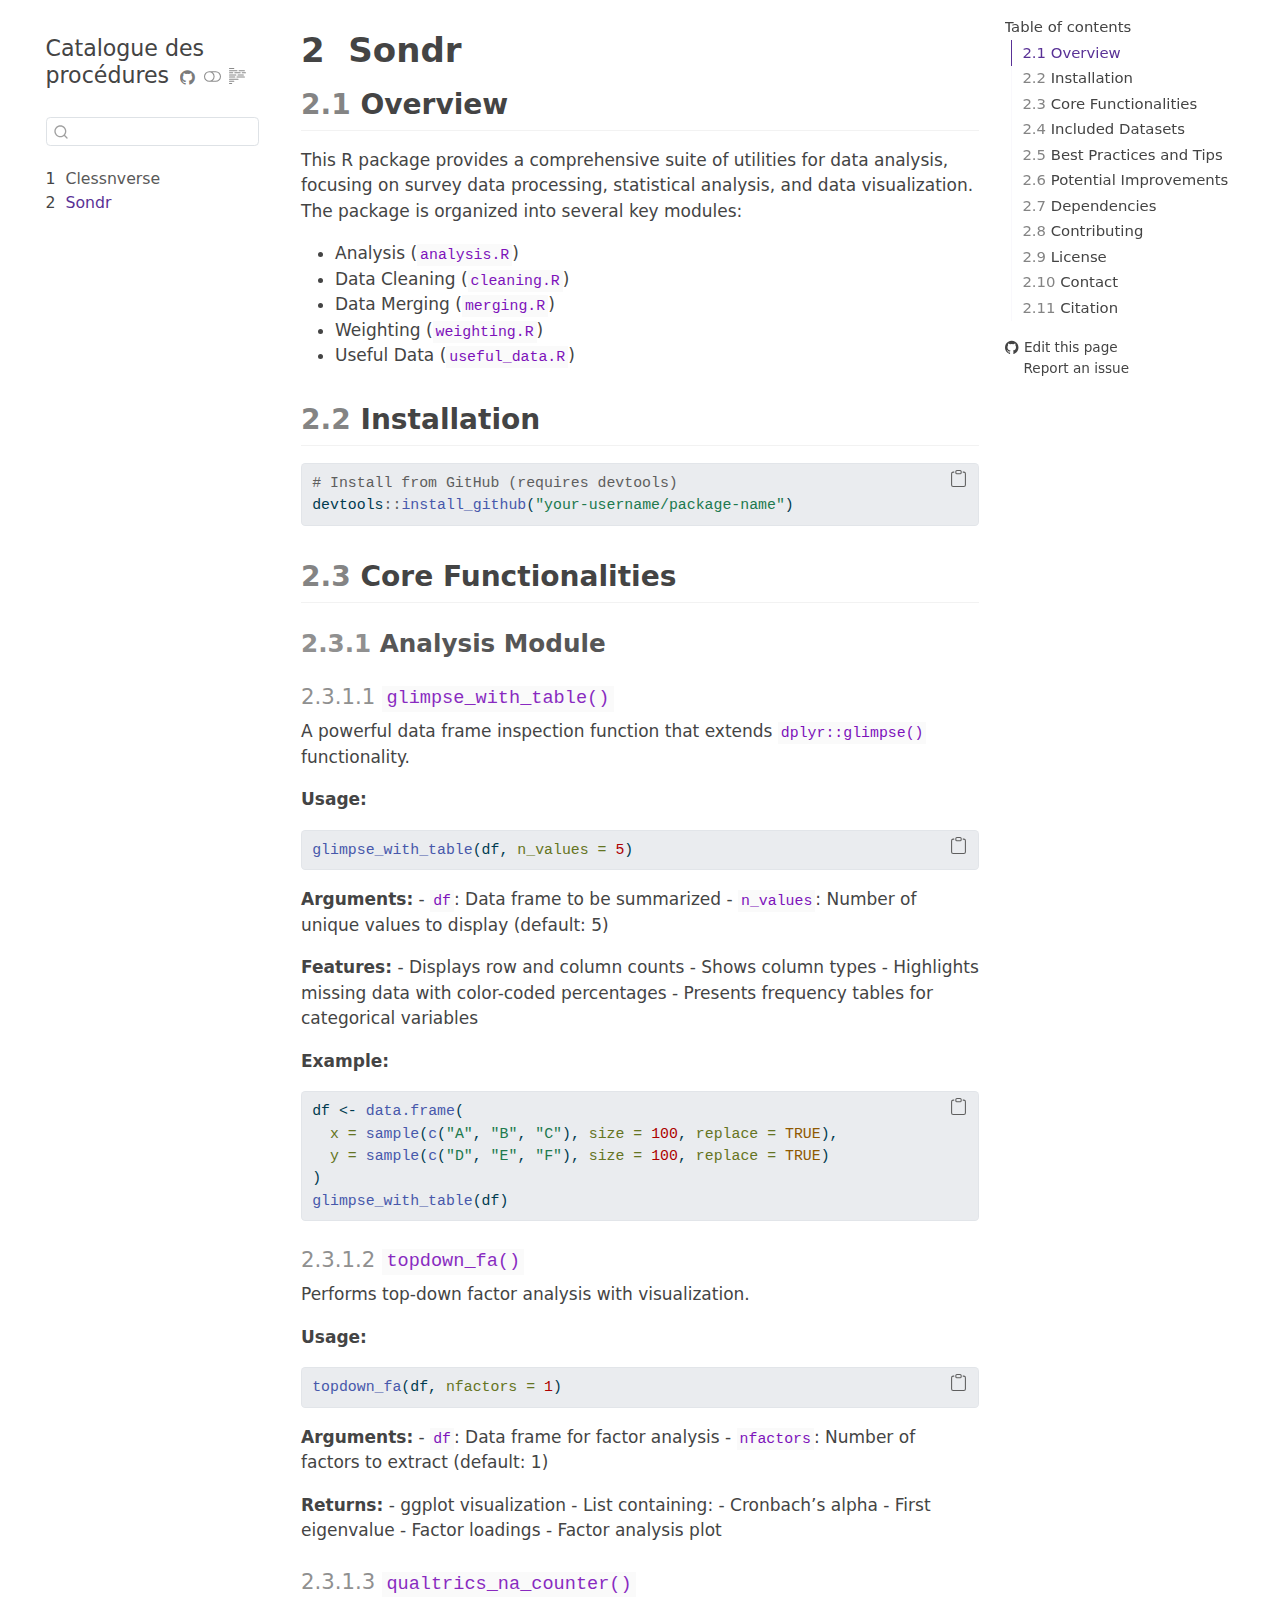
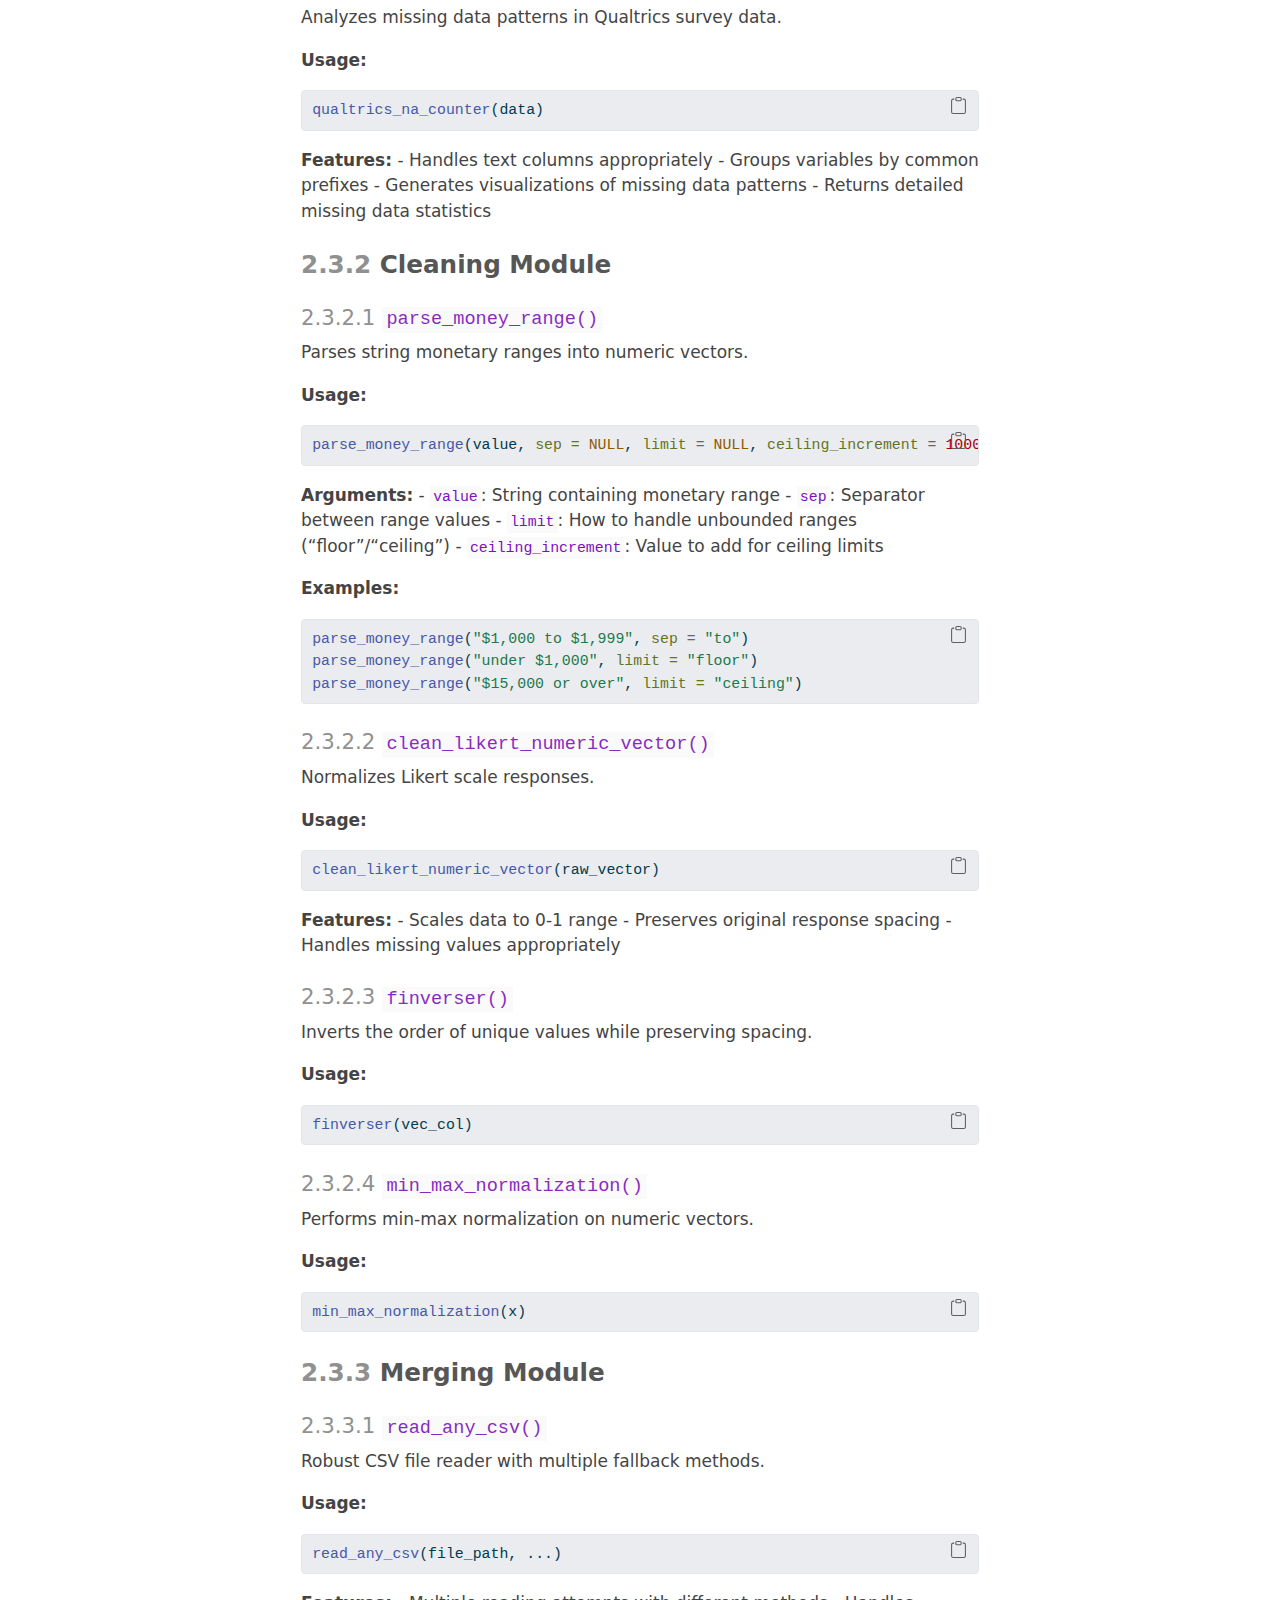
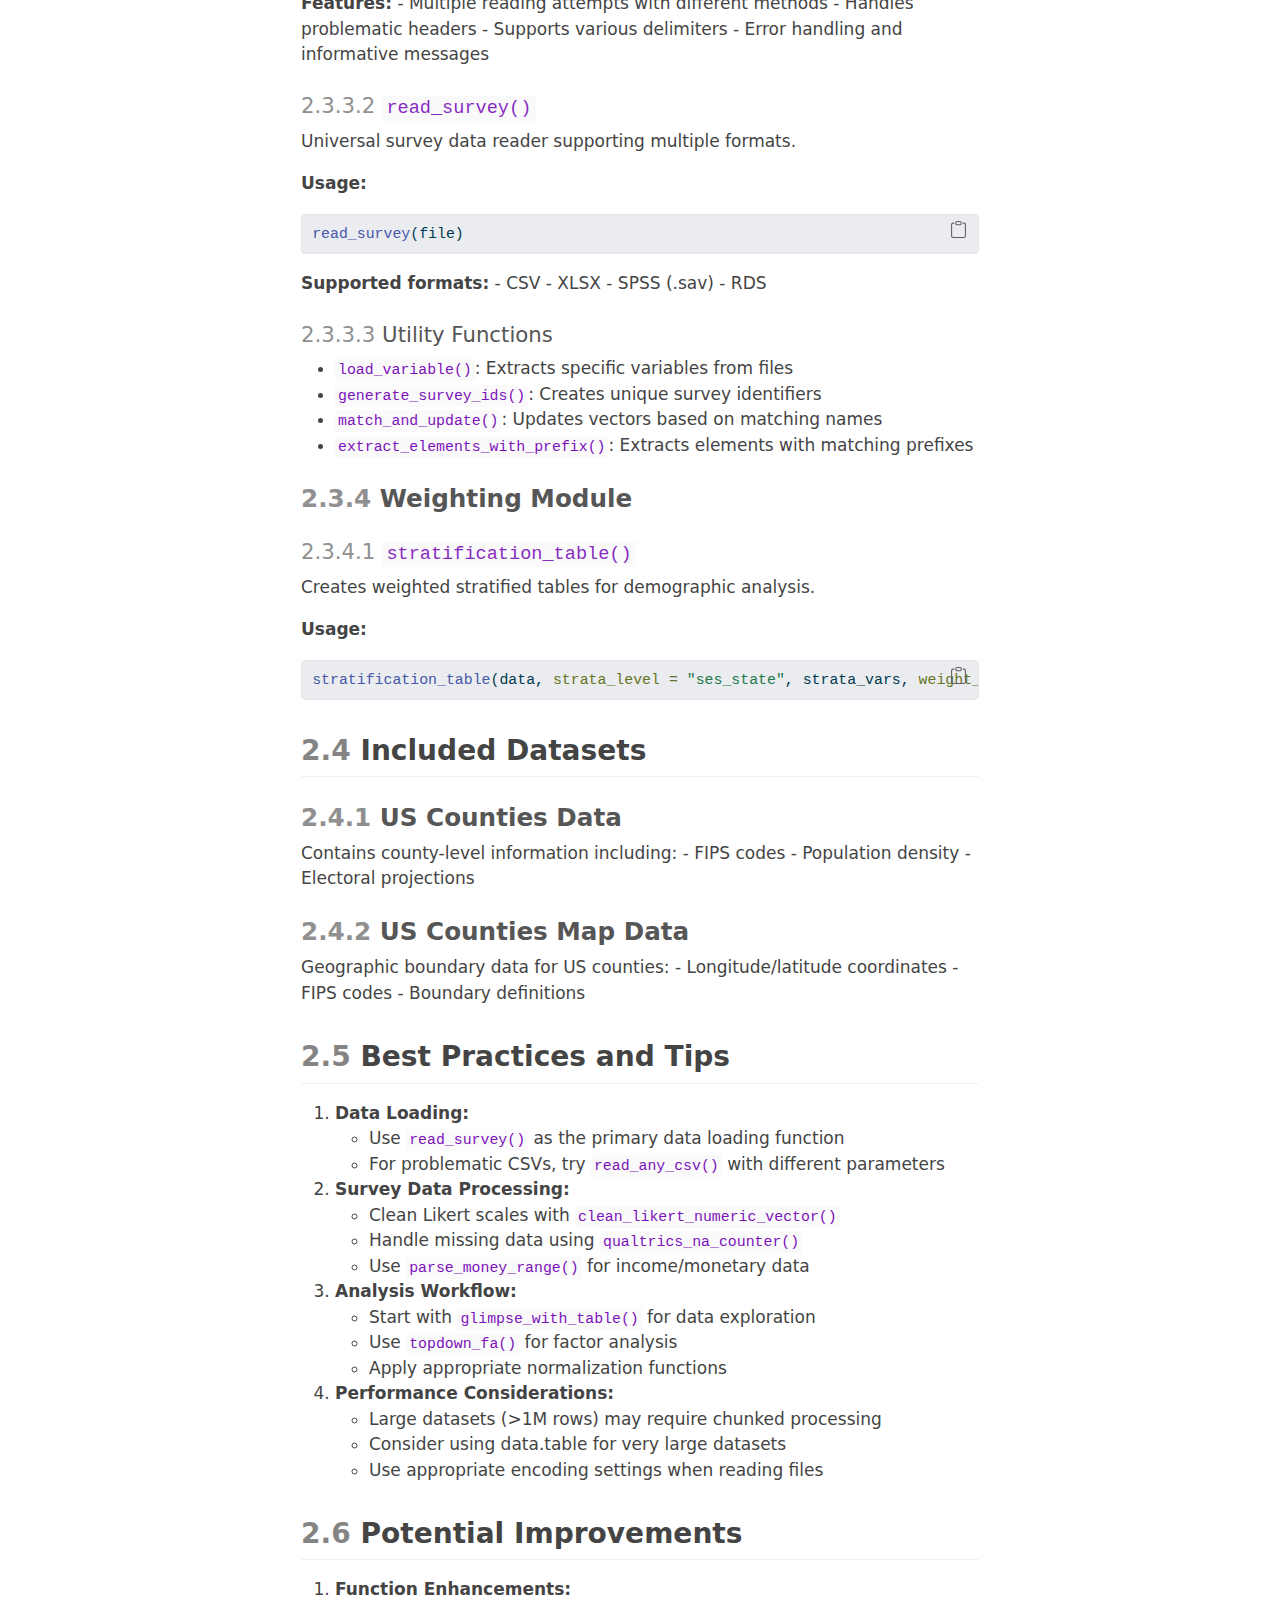
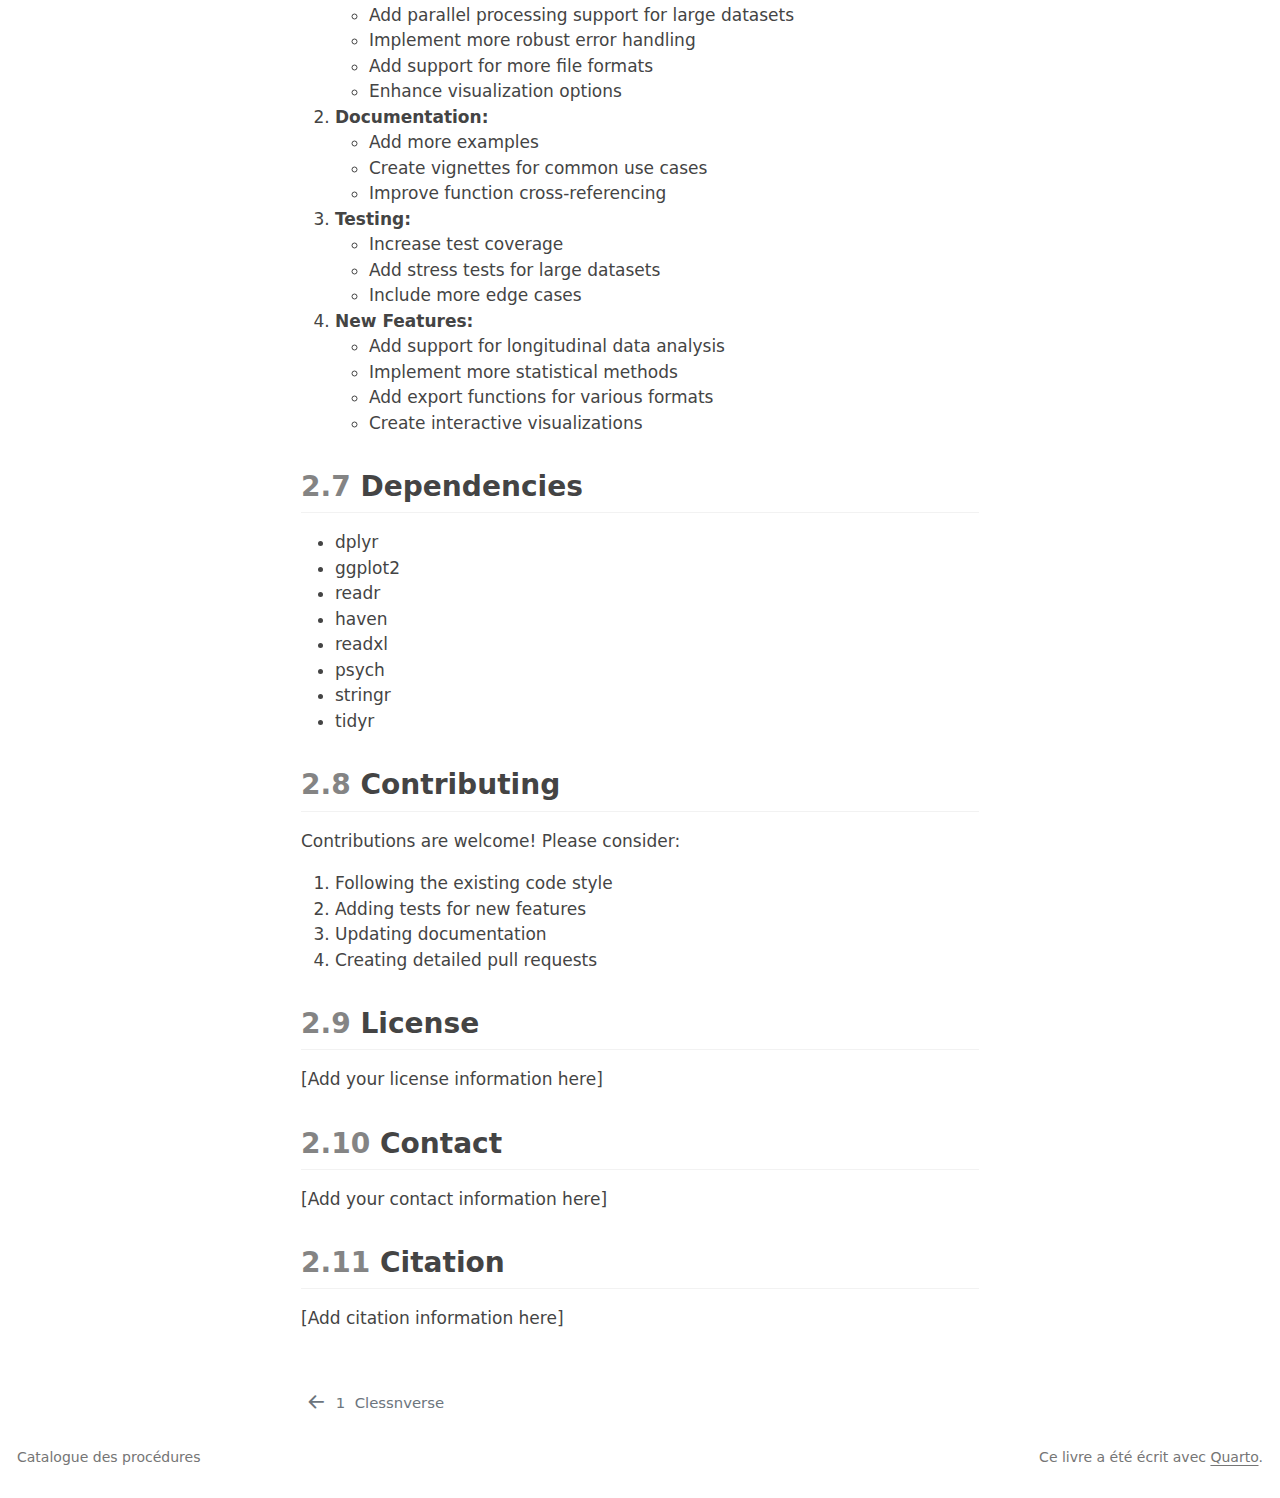
<file: sondr.html>
<!DOCTYPE html>
<html xmlns="http://www.w3.org/1999/xhtml" lang="en_US" xml:lang="en_US"><head>

<meta charset="utf-8">
<meta name="generator" content="quarto-1.4.554">

<meta name="viewport" content="width=device-width, initial-scale=1.0, user-scalable=yes">

<meta name="author" content="Chaire de leadership en enseignement des sciences sociales numériques (CLESSN)">

<title>Catalogue des procédures - 2&nbsp; Sondr</title>
<style>
code{white-space: pre-wrap;}
span.smallcaps{font-variant: small-caps;}
div.columns{display: flex; gap: min(4vw, 1.5em);}
div.column{flex: auto; overflow-x: auto;}
div.hanging-indent{margin-left: 1.5em; text-indent: -1.5em;}
ul.task-list{list-style: none;}
ul.task-list li input[type="checkbox"] {
  width: 0.8em;
  margin: 0 0.8em 0.2em -1em; /* quarto-specific, see https://github.com/quarto-dev/quarto-cli/issues/4556 */ 
  vertical-align: middle;
}
/* CSS for syntax highlighting */
pre > code.sourceCode { white-space: pre; position: relative; }
pre > code.sourceCode > span { line-height: 1.25; }
pre > code.sourceCode > span:empty { height: 1.2em; }
.sourceCode { overflow: visible; }
code.sourceCode > span { color: inherit; text-decoration: inherit; }
div.sourceCode { margin: 1em 0; }
pre.sourceCode { margin: 0; }
@media screen {
div.sourceCode { overflow: auto; }
}
@media print {
pre > code.sourceCode { white-space: pre-wrap; }
pre > code.sourceCode > span { text-indent: -5em; padding-left: 5em; }
}
pre.numberSource code
  { counter-reset: source-line 0; }
pre.numberSource code > span
  { position: relative; left: -4em; counter-increment: source-line; }
pre.numberSource code > span > a:first-child::before
  { content: counter(source-line);
    position: relative; left: -1em; text-align: right; vertical-align: baseline;
    border: none; display: inline-block;
    -webkit-touch-callout: none; -webkit-user-select: none;
    -khtml-user-select: none; -moz-user-select: none;
    -ms-user-select: none; user-select: none;
    padding: 0 4px; width: 4em;
  }
pre.numberSource { margin-left: 3em;  padding-left: 4px; }
div.sourceCode
  {   }
@media screen {
pre > code.sourceCode > span > a:first-child::before { text-decoration: underline; }
}
</style>


<script src="site_libs/quarto-nav/quarto-nav.js"></script>
<script src="site_libs/quarto-nav/headroom.min.js"></script>
<script src="site_libs/clipboard/clipboard.min.js"></script>
<script src="site_libs/quarto-search/autocomplete.umd.js"></script>
<script src="site_libs/quarto-search/fuse.min.js"></script>
<script src="site_libs/quarto-search/quarto-search.js"></script>
<meta name="quarto:offset" content="./">
<link href="./index.html" rel="prev">
<link href="./https://clessn.com/assets/img/logo-black.svg" rel="icon" type="image/svg+xml">
<script src="site_libs/quarto-html/quarto.js"></script>
<script src="site_libs/quarto-html/popper.min.js"></script>
<script src="site_libs/quarto-html/tippy.umd.min.js"></script>
<script src="site_libs/quarto-html/anchor.min.js"></script>
<link href="site_libs/quarto-html/tippy.css" rel="stylesheet">
<link href="site_libs/quarto-html/quarto-syntax-highlighting.css" rel="stylesheet" class="quarto-color-scheme" id="quarto-text-highlighting-styles">
<link href="site_libs/quarto-html/quarto-syntax-highlighting-dark.css" rel="prefetch" class="quarto-color-scheme quarto-color-alternate" id="quarto-text-highlighting-styles">
<script src="site_libs/bootstrap/bootstrap.min.js"></script>
<link href="site_libs/bootstrap/bootstrap-icons.css" rel="stylesheet">
<link href="site_libs/bootstrap/bootstrap.min.css" rel="stylesheet" class="quarto-color-scheme" id="quarto-bootstrap" data-mode="light">
<link href="site_libs/bootstrap/bootstrap-dark.min.css" rel="prefetch" class="quarto-color-scheme quarto-color-alternate" id="quarto-bootstrap" data-mode="dark">
<script id="quarto-search-options" type="application/json">{
  "location": "sidebar",
  "copy-button": false,
  "collapse-after": 3,
  "panel-placement": "start",
  "type": "textbox",
  "limit": 50,
  "keyboard-shortcut": [
    "f",
    "/",
    "s"
  ],
  "show-item-context": false,
  "language": {
    "search-no-results-text": "No results",
    "search-matching-documents-text": "matching documents",
    "search-copy-link-title": "Copy link to search",
    "search-hide-matches-text": "Hide additional matches",
    "search-more-match-text": "more match in this document",
    "search-more-matches-text": "more matches in this document",
    "search-clear-button-title": "Clear",
    "search-text-placeholder": "",
    "search-detached-cancel-button-title": "Cancel",
    "search-submit-button-title": "Submit",
    "search-label": "Search"
  }
}</script>


</head>

<body class="nav-sidebar floating">

<div id="quarto-search-results"></div>
  <header id="quarto-header" class="headroom fixed-top">
  <nav class="quarto-secondary-nav">
    <div class="container-fluid d-flex">
      <button type="button" class="quarto-btn-toggle btn" data-bs-toggle="collapse" data-bs-target=".quarto-sidebar-collapse-item" aria-controls="quarto-sidebar" aria-expanded="false" aria-label="Toggle sidebar navigation" onclick="if (window.quartoToggleHeadroom) { window.quartoToggleHeadroom(); }">
        <i class="bi bi-layout-text-sidebar-reverse"></i>
      </button>
        <nav class="quarto-page-breadcrumbs" aria-label="breadcrumb"><ol class="breadcrumb"><li class="breadcrumb-item"><a href="./sondr.html"><span class="chapter-number">2</span>&nbsp; <span class="chapter-title">Sondr</span></a></li></ol></nav>
        <a class="flex-grow-1" role="button" data-bs-toggle="collapse" data-bs-target=".quarto-sidebar-collapse-item" aria-controls="quarto-sidebar" aria-expanded="false" aria-label="Toggle sidebar navigation" onclick="if (window.quartoToggleHeadroom) { window.quartoToggleHeadroom(); }">      
        </a>
      <button type="button" class="btn quarto-search-button" aria-label="" onclick="window.quartoOpenSearch();">
        <i class="bi bi-search"></i>
      </button>
    </div>
  </nav>
</header>
<!-- content -->
<div id="quarto-content" class="quarto-container page-columns page-rows-contents page-layout-article">
<!-- sidebar -->
  <nav id="quarto-sidebar" class="sidebar collapse collapse-horizontal quarto-sidebar-collapse-item sidebar-navigation floating overflow-auto">
    <div class="pt-lg-2 mt-2 text-left sidebar-header">
    <div class="sidebar-title mb-0 py-0">
      <a href="./">Catalogue des procédures</a> 
        <div class="sidebar-tools-main tools-wide">
    <a href="https://github.com/clessnverse" title="Source Code" class="quarto-navigation-tool px-1" aria-label="Source Code"><i class="bi bi-github"></i></a>
  <a href="" class="quarto-color-scheme-toggle quarto-navigation-tool  px-1" onclick="window.quartoToggleColorScheme(); return false;" title="Toggle dark mode"><i class="bi"></i></a>
  <a href="" class="quarto-reader-toggle quarto-navigation-tool px-1" onclick="window.quartoToggleReader(); return false;" title="Toggle reader mode">
  <div class="quarto-reader-toggle-btn">
  <i class="bi"></i>
  </div>
</a>
</div>
    </div>
      </div>
        <div class="mt-2 flex-shrink-0 align-items-center">
        <div class="sidebar-search">
        <div id="quarto-search" class="" title="Search"></div>
        </div>
        </div>
    <div class="sidebar-menu-container"> 
    <ul class="list-unstyled mt-1">
        <li class="sidebar-item">
  <div class="sidebar-item-container"> 
  <a href="./index.html" class="sidebar-item-text sidebar-link">
 <span class="menu-text"><span class="chapter-number">1</span>&nbsp; <span class="chapter-title">Clessnverse</span></span></a>
  </div>
</li>
        <li class="sidebar-item">
  <div class="sidebar-item-container"> 
  <a href="./sondr.html" class="sidebar-item-text sidebar-link active">
 <span class="menu-text"><span class="chapter-number">2</span>&nbsp; <span class="chapter-title">Sondr</span></span></a>
  </div>
</li>
    </ul>
    </div>
</nav>
<div id="quarto-sidebar-glass" class="quarto-sidebar-collapse-item" data-bs-toggle="collapse" data-bs-target=".quarto-sidebar-collapse-item"></div>
<!-- margin-sidebar -->
    <div id="quarto-margin-sidebar" class="sidebar margin-sidebar">
        <nav id="TOC" role="doc-toc" class="toc-active">
    <h2 id="toc-title">Table of contents</h2>
   
  <ul>
  <li><a href="#overview" id="toc-overview" class="nav-link active" data-scroll-target="#overview"><span class="header-section-number">2.1</span> Overview</a></li>
  <li><a href="#installation" id="toc-installation" class="nav-link" data-scroll-target="#installation"><span class="header-section-number">2.2</span> Installation</a></li>
  <li><a href="#core-functionalities" id="toc-core-functionalities" class="nav-link" data-scroll-target="#core-functionalities"><span class="header-section-number">2.3</span> Core Functionalities</a>
  <ul class="collapse">
  <li><a href="#analysis-module" id="toc-analysis-module" class="nav-link" data-scroll-target="#analysis-module"><span class="header-section-number">2.3.1</span> Analysis Module</a></li>
  <li><a href="#cleaning-module" id="toc-cleaning-module" class="nav-link" data-scroll-target="#cleaning-module"><span class="header-section-number">2.3.2</span> Cleaning Module</a></li>
  <li><a href="#merging-module" id="toc-merging-module" class="nav-link" data-scroll-target="#merging-module"><span class="header-section-number">2.3.3</span> Merging Module</a></li>
  <li><a href="#weighting-module" id="toc-weighting-module" class="nav-link" data-scroll-target="#weighting-module"><span class="header-section-number">2.3.4</span> Weighting Module</a></li>
  </ul></li>
  <li><a href="#included-datasets" id="toc-included-datasets" class="nav-link" data-scroll-target="#included-datasets"><span class="header-section-number">2.4</span> Included Datasets</a>
  <ul class="collapse">
  <li><a href="#us-counties-data" id="toc-us-counties-data" class="nav-link" data-scroll-target="#us-counties-data"><span class="header-section-number">2.4.1</span> US Counties Data</a></li>
  <li><a href="#us-counties-map-data" id="toc-us-counties-map-data" class="nav-link" data-scroll-target="#us-counties-map-data"><span class="header-section-number">2.4.2</span> US Counties Map Data</a></li>
  </ul></li>
  <li><a href="#best-practices-and-tips" id="toc-best-practices-and-tips" class="nav-link" data-scroll-target="#best-practices-and-tips"><span class="header-section-number">2.5</span> Best Practices and Tips</a></li>
  <li><a href="#potential-improvements" id="toc-potential-improvements" class="nav-link" data-scroll-target="#potential-improvements"><span class="header-section-number">2.6</span> Potential Improvements</a></li>
  <li><a href="#dependencies" id="toc-dependencies" class="nav-link" data-scroll-target="#dependencies"><span class="header-section-number">2.7</span> Dependencies</a></li>
  <li><a href="#contributing" id="toc-contributing" class="nav-link" data-scroll-target="#contributing"><span class="header-section-number">2.8</span> Contributing</a></li>
  <li><a href="#license" id="toc-license" class="nav-link" data-scroll-target="#license"><span class="header-section-number">2.9</span> License</a></li>
  <li><a href="#contact" id="toc-contact" class="nav-link" data-scroll-target="#contact"><span class="header-section-number">2.10</span> Contact</a></li>
  <li><a href="#citation" id="toc-citation" class="nav-link" data-scroll-target="#citation"><span class="header-section-number">2.11</span> Citation</a></li>
  </ul>
<div class="toc-actions"><ul><li><a href="https://github.com/clessnverse/edit/main/sondr.qmd" class="toc-action"><i class="bi bi-github"></i>Edit this page</a></li><li><a href="https://github.com/clessnverse/issues/new" class="toc-action"><i class="bi empty"></i>Report an issue</a></li></ul></div></nav>
    </div>
<!-- main -->
<main class="content" id="quarto-document-content">

<header id="title-block-header" class="quarto-title-block default">
<div class="quarto-title">
<h1 class="title"><span class="chapter-number">2</span>&nbsp; <span class="chapter-title">Sondr</span></h1>
</div>



<div class="quarto-title-meta">

    
  
    
  </div>
  


</header>


<section id="overview" class="level2" data-number="2.1">
<h2 data-number="2.1" class="anchored" data-anchor-id="overview"><span class="header-section-number">2.1</span> Overview</h2>
<p>This R package provides a comprehensive suite of utilities for data analysis, focusing on survey data processing, statistical analysis, and data visualization. The package is organized into several key modules:</p>
<ul>
<li>Analysis (<code>analysis.R</code>)</li>
<li>Data Cleaning (<code>cleaning.R</code>)</li>
<li>Data Merging (<code>merging.R</code>)</li>
<li>Weighting (<code>weighting.R</code>)</li>
<li>Useful Data (<code>useful_data.R</code>)</li>
</ul>
</section>
<section id="installation" class="level2" data-number="2.2">
<h2 data-number="2.2" class="anchored" data-anchor-id="installation"><span class="header-section-number">2.2</span> Installation</h2>
<div class="sourceCode" id="cb1"><pre class="sourceCode r code-with-copy"><code class="sourceCode r"><span id="cb1-1"><a href="#cb1-1" aria-hidden="true" tabindex="-1"></a><span class="co"># Install from GitHub (requires devtools)</span></span>
<span id="cb1-2"><a href="#cb1-2" aria-hidden="true" tabindex="-1"></a>devtools<span class="sc">::</span><span class="fu">install_github</span>(<span class="st">"your-username/package-name"</span>)</span></code><button title="Copy to Clipboard" class="code-copy-button"><i class="bi"></i></button></pre></div>
</section>
<section id="core-functionalities" class="level2" data-number="2.3">
<h2 data-number="2.3" class="anchored" data-anchor-id="core-functionalities"><span class="header-section-number">2.3</span> Core Functionalities</h2>
<section id="analysis-module" class="level3" data-number="2.3.1">
<h3 data-number="2.3.1" class="anchored" data-anchor-id="analysis-module"><span class="header-section-number">2.3.1</span> Analysis Module</h3>
<section id="glimpse_with_table" class="level4" data-number="2.3.1.1">
<h4 data-number="2.3.1.1" class="anchored" data-anchor-id="glimpse_with_table"><span class="header-section-number">2.3.1.1</span> <code>glimpse_with_table()</code></h4>
<p>A powerful data frame inspection function that extends <code>dplyr::glimpse()</code> functionality.</p>
<p><strong>Usage:</strong></p>
<div class="sourceCode" id="cb2"><pre class="sourceCode r code-with-copy"><code class="sourceCode r"><span id="cb2-1"><a href="#cb2-1" aria-hidden="true" tabindex="-1"></a><span class="fu">glimpse_with_table</span>(df, <span class="at">n_values =</span> <span class="dv">5</span>)</span></code><button title="Copy to Clipboard" class="code-copy-button"><i class="bi"></i></button></pre></div>
<p><strong>Arguments:</strong> - <code>df</code>: Data frame to be summarized - <code>n_values</code>: Number of unique values to display (default: 5)</p>
<p><strong>Features:</strong> - Displays row and column counts - Shows column types - Highlights missing data with color-coded percentages - Presents frequency tables for categorical variables</p>
<p><strong>Example:</strong></p>
<div class="sourceCode" id="cb3"><pre class="sourceCode r code-with-copy"><code class="sourceCode r"><span id="cb3-1"><a href="#cb3-1" aria-hidden="true" tabindex="-1"></a>df <span class="ot">&lt;-</span> <span class="fu">data.frame</span>(</span>
<span id="cb3-2"><a href="#cb3-2" aria-hidden="true" tabindex="-1"></a>  <span class="at">x =</span> <span class="fu">sample</span>(<span class="fu">c</span>(<span class="st">"A"</span>, <span class="st">"B"</span>, <span class="st">"C"</span>), <span class="at">size =</span> <span class="dv">100</span>, <span class="at">replace =</span> <span class="cn">TRUE</span>),</span>
<span id="cb3-3"><a href="#cb3-3" aria-hidden="true" tabindex="-1"></a>  <span class="at">y =</span> <span class="fu">sample</span>(<span class="fu">c</span>(<span class="st">"D"</span>, <span class="st">"E"</span>, <span class="st">"F"</span>), <span class="at">size =</span> <span class="dv">100</span>, <span class="at">replace =</span> <span class="cn">TRUE</span>)</span>
<span id="cb3-4"><a href="#cb3-4" aria-hidden="true" tabindex="-1"></a>)</span>
<span id="cb3-5"><a href="#cb3-5" aria-hidden="true" tabindex="-1"></a><span class="fu">glimpse_with_table</span>(df)</span></code><button title="Copy to Clipboard" class="code-copy-button"><i class="bi"></i></button></pre></div>
</section>
<section id="topdown_fa" class="level4" data-number="2.3.1.2">
<h4 data-number="2.3.1.2" class="anchored" data-anchor-id="topdown_fa"><span class="header-section-number">2.3.1.2</span> <code>topdown_fa()</code></h4>
<p>Performs top-down factor analysis with visualization.</p>
<p><strong>Usage:</strong></p>
<div class="sourceCode" id="cb4"><pre class="sourceCode r code-with-copy"><code class="sourceCode r"><span id="cb4-1"><a href="#cb4-1" aria-hidden="true" tabindex="-1"></a><span class="fu">topdown_fa</span>(df, <span class="at">nfactors =</span> <span class="dv">1</span>)</span></code><button title="Copy to Clipboard" class="code-copy-button"><i class="bi"></i></button></pre></div>
<p><strong>Arguments:</strong> - <code>df</code>: Data frame for factor analysis - <code>nfactors</code>: Number of factors to extract (default: 1)</p>
<p><strong>Returns:</strong> - ggplot visualization - List containing: - Cronbach’s alpha - First eigenvalue - Factor loadings - Factor analysis plot</p>
</section>
<section id="qualtrics_na_counter" class="level4" data-number="2.3.1.3">
<h4 data-number="2.3.1.3" class="anchored" data-anchor-id="qualtrics_na_counter"><span class="header-section-number">2.3.1.3</span> <code>qualtrics_na_counter()</code></h4>
<p>Analyzes missing data patterns in Qualtrics survey data.</p>
<p><strong>Usage:</strong></p>
<div class="sourceCode" id="cb5"><pre class="sourceCode r code-with-copy"><code class="sourceCode r"><span id="cb5-1"><a href="#cb5-1" aria-hidden="true" tabindex="-1"></a><span class="fu">qualtrics_na_counter</span>(data)</span></code><button title="Copy to Clipboard" class="code-copy-button"><i class="bi"></i></button></pre></div>
<p><strong>Features:</strong> - Handles text columns appropriately - Groups variables by common prefixes - Generates visualizations of missing data patterns - Returns detailed missing data statistics</p>
</section>
</section>
<section id="cleaning-module" class="level3" data-number="2.3.2">
<h3 data-number="2.3.2" class="anchored" data-anchor-id="cleaning-module"><span class="header-section-number">2.3.2</span> Cleaning Module</h3>
<section id="parse_money_range" class="level4" data-number="2.3.2.1">
<h4 data-number="2.3.2.1" class="anchored" data-anchor-id="parse_money_range"><span class="header-section-number">2.3.2.1</span> <code>parse_money_range()</code></h4>
<p>Parses string monetary ranges into numeric vectors.</p>
<p><strong>Usage:</strong></p>
<div class="sourceCode" id="cb6"><pre class="sourceCode r code-with-copy"><code class="sourceCode r"><span id="cb6-1"><a href="#cb6-1" aria-hidden="true" tabindex="-1"></a><span class="fu">parse_money_range</span>(value, <span class="at">sep =</span> <span class="cn">NULL</span>, <span class="at">limit =</span> <span class="cn">NULL</span>, <span class="at">ceiling_increment =</span> <span class="dv">10000</span>)</span></code><button title="Copy to Clipboard" class="code-copy-button"><i class="bi"></i></button></pre></div>
<p><strong>Arguments:</strong> - <code>value</code>: String containing monetary range - <code>sep</code>: Separator between range values - <code>limit</code>: How to handle unbounded ranges (“floor”/“ceiling”) - <code>ceiling_increment</code>: Value to add for ceiling limits</p>
<p><strong>Examples:</strong></p>
<div class="sourceCode" id="cb7"><pre class="sourceCode r code-with-copy"><code class="sourceCode r"><span id="cb7-1"><a href="#cb7-1" aria-hidden="true" tabindex="-1"></a><span class="fu">parse_money_range</span>(<span class="st">"$1,000 to $1,999"</span>, <span class="at">sep =</span> <span class="st">"to"</span>)</span>
<span id="cb7-2"><a href="#cb7-2" aria-hidden="true" tabindex="-1"></a><span class="fu">parse_money_range</span>(<span class="st">"under $1,000"</span>, <span class="at">limit =</span> <span class="st">"floor"</span>)</span>
<span id="cb7-3"><a href="#cb7-3" aria-hidden="true" tabindex="-1"></a><span class="fu">parse_money_range</span>(<span class="st">"$15,000 or over"</span>, <span class="at">limit =</span> <span class="st">"ceiling"</span>)</span></code><button title="Copy to Clipboard" class="code-copy-button"><i class="bi"></i></button></pre></div>
</section>
<section id="clean_likert_numeric_vector" class="level4" data-number="2.3.2.2">
<h4 data-number="2.3.2.2" class="anchored" data-anchor-id="clean_likert_numeric_vector"><span class="header-section-number">2.3.2.2</span> <code>clean_likert_numeric_vector()</code></h4>
<p>Normalizes Likert scale responses.</p>
<p><strong>Usage:</strong></p>
<div class="sourceCode" id="cb8"><pre class="sourceCode r code-with-copy"><code class="sourceCode r"><span id="cb8-1"><a href="#cb8-1" aria-hidden="true" tabindex="-1"></a><span class="fu">clean_likert_numeric_vector</span>(raw_vector)</span></code><button title="Copy to Clipboard" class="code-copy-button"><i class="bi"></i></button></pre></div>
<p><strong>Features:</strong> - Scales data to 0-1 range - Preserves original response spacing - Handles missing values appropriately</p>
</section>
<section id="finverser" class="level4" data-number="2.3.2.3">
<h4 data-number="2.3.2.3" class="anchored" data-anchor-id="finverser"><span class="header-section-number">2.3.2.3</span> <code>finverser()</code></h4>
<p>Inverts the order of unique values while preserving spacing.</p>
<p><strong>Usage:</strong></p>
<div class="sourceCode" id="cb9"><pre class="sourceCode r code-with-copy"><code class="sourceCode r"><span id="cb9-1"><a href="#cb9-1" aria-hidden="true" tabindex="-1"></a><span class="fu">finverser</span>(vec_col)</span></code><button title="Copy to Clipboard" class="code-copy-button"><i class="bi"></i></button></pre></div>
</section>
<section id="min_max_normalization" class="level4" data-number="2.3.2.4">
<h4 data-number="2.3.2.4" class="anchored" data-anchor-id="min_max_normalization"><span class="header-section-number">2.3.2.4</span> <code>min_max_normalization()</code></h4>
<p>Performs min-max normalization on numeric vectors.</p>
<p><strong>Usage:</strong></p>
<div class="sourceCode" id="cb10"><pre class="sourceCode r code-with-copy"><code class="sourceCode r"><span id="cb10-1"><a href="#cb10-1" aria-hidden="true" tabindex="-1"></a><span class="fu">min_max_normalization</span>(x)</span></code><button title="Copy to Clipboard" class="code-copy-button"><i class="bi"></i></button></pre></div>
</section>
</section>
<section id="merging-module" class="level3" data-number="2.3.3">
<h3 data-number="2.3.3" class="anchored" data-anchor-id="merging-module"><span class="header-section-number">2.3.3</span> Merging Module</h3>
<section id="read_any_csv" class="level4" data-number="2.3.3.1">
<h4 data-number="2.3.3.1" class="anchored" data-anchor-id="read_any_csv"><span class="header-section-number">2.3.3.1</span> <code>read_any_csv()</code></h4>
<p>Robust CSV file reader with multiple fallback methods.</p>
<p><strong>Usage:</strong></p>
<div class="sourceCode" id="cb11"><pre class="sourceCode r code-with-copy"><code class="sourceCode r"><span id="cb11-1"><a href="#cb11-1" aria-hidden="true" tabindex="-1"></a><span class="fu">read_any_csv</span>(file_path, ...)</span></code><button title="Copy to Clipboard" class="code-copy-button"><i class="bi"></i></button></pre></div>
<p><strong>Features:</strong> - Multiple reading attempts with different methods - Handles problematic headers - Supports various delimiters - Error handling and informative messages</p>
</section>
<section id="read_survey" class="level4" data-number="2.3.3.2">
<h4 data-number="2.3.3.2" class="anchored" data-anchor-id="read_survey"><span class="header-section-number">2.3.3.2</span> <code>read_survey()</code></h4>
<p>Universal survey data reader supporting multiple formats.</p>
<p><strong>Usage:</strong></p>
<div class="sourceCode" id="cb12"><pre class="sourceCode r code-with-copy"><code class="sourceCode r"><span id="cb12-1"><a href="#cb12-1" aria-hidden="true" tabindex="-1"></a><span class="fu">read_survey</span>(file)</span></code><button title="Copy to Clipboard" class="code-copy-button"><i class="bi"></i></button></pre></div>
<p><strong>Supported formats:</strong> - CSV - XLSX - SPSS (.sav) - RDS</p>
</section>
<section id="utility-functions" class="level4" data-number="2.3.3.3">
<h4 data-number="2.3.3.3" class="anchored" data-anchor-id="utility-functions"><span class="header-section-number">2.3.3.3</span> Utility Functions</h4>
<ul>
<li><code>load_variable()</code>: Extracts specific variables from files</li>
<li><code>generate_survey_ids()</code>: Creates unique survey identifiers</li>
<li><code>match_and_update()</code>: Updates vectors based on matching names</li>
<li><code>extract_elements_with_prefix()</code>: Extracts elements with matching prefixes</li>
</ul>
</section>
</section>
<section id="weighting-module" class="level3" data-number="2.3.4">
<h3 data-number="2.3.4" class="anchored" data-anchor-id="weighting-module"><span class="header-section-number">2.3.4</span> Weighting Module</h3>
<section id="stratification_table" class="level4" data-number="2.3.4.1">
<h4 data-number="2.3.4.1" class="anchored" data-anchor-id="stratification_table"><span class="header-section-number">2.3.4.1</span> <code>stratification_table()</code></h4>
<p>Creates weighted stratified tables for demographic analysis.</p>
<p><strong>Usage:</strong></p>
<div class="sourceCode" id="cb13"><pre class="sourceCode r code-with-copy"><code class="sourceCode r"><span id="cb13-1"><a href="#cb13-1" aria-hidden="true" tabindex="-1"></a><span class="fu">stratification_table</span>(data, <span class="at">strata_level =</span> <span class="st">"ses_state"</span>, strata_vars, <span class="at">weight_var =</span> <span class="st">"weight"</span>)</span></code><button title="Copy to Clipboard" class="code-copy-button"><i class="bi"></i></button></pre></div>
</section>
</section>
</section>
<section id="included-datasets" class="level2" data-number="2.4">
<h2 data-number="2.4" class="anchored" data-anchor-id="included-datasets"><span class="header-section-number">2.4</span> Included Datasets</h2>
<section id="us-counties-data" class="level3" data-number="2.4.1">
<h3 data-number="2.4.1" class="anchored" data-anchor-id="us-counties-data"><span class="header-section-number">2.4.1</span> US Counties Data</h3>
<p>Contains county-level information including: - FIPS codes - Population density - Electoral projections</p>
</section>
<section id="us-counties-map-data" class="level3" data-number="2.4.2">
<h3 data-number="2.4.2" class="anchored" data-anchor-id="us-counties-map-data"><span class="header-section-number">2.4.2</span> US Counties Map Data</h3>
<p>Geographic boundary data for US counties: - Longitude/latitude coordinates - FIPS codes - Boundary definitions</p>
</section>
</section>
<section id="best-practices-and-tips" class="level2" data-number="2.5">
<h2 data-number="2.5" class="anchored" data-anchor-id="best-practices-and-tips"><span class="header-section-number">2.5</span> Best Practices and Tips</h2>
<ol type="1">
<li><strong>Data Loading:</strong>
<ul>
<li>Use <code>read_survey()</code> as the primary data loading function</li>
<li>For problematic CSVs, try <code>read_any_csv()</code> with different parameters</li>
</ul></li>
<li><strong>Survey Data Processing:</strong>
<ul>
<li>Clean Likert scales with <code>clean_likert_numeric_vector()</code></li>
<li>Handle missing data using <code>qualtrics_na_counter()</code></li>
<li>Use <code>parse_money_range()</code> for income/monetary data</li>
</ul></li>
<li><strong>Analysis Workflow:</strong>
<ul>
<li>Start with <code>glimpse_with_table()</code> for data exploration</li>
<li>Use <code>topdown_fa()</code> for factor analysis</li>
<li>Apply appropriate normalization functions</li>
</ul></li>
<li><strong>Performance Considerations:</strong>
<ul>
<li>Large datasets (&gt;1M rows) may require chunked processing</li>
<li>Consider using data.table for very large datasets</li>
<li>Use appropriate encoding settings when reading files</li>
</ul></li>
</ol>
</section>
<section id="potential-improvements" class="level2" data-number="2.6">
<h2 data-number="2.6" class="anchored" data-anchor-id="potential-improvements"><span class="header-section-number">2.6</span> Potential Improvements</h2>
<ol type="1">
<li><strong>Function Enhancements:</strong>
<ul>
<li>Add parallel processing support for large datasets</li>
<li>Implement more robust error handling</li>
<li>Add support for more file formats</li>
<li>Enhance visualization options</li>
</ul></li>
<li><strong>Documentation:</strong>
<ul>
<li>Add more examples</li>
<li>Create vignettes for common use cases</li>
<li>Improve function cross-referencing</li>
</ul></li>
<li><strong>Testing:</strong>
<ul>
<li>Increase test coverage</li>
<li>Add stress tests for large datasets</li>
<li>Include more edge cases</li>
</ul></li>
<li><strong>New Features:</strong>
<ul>
<li>Add support for longitudinal data analysis</li>
<li>Implement more statistical methods</li>
<li>Add export functions for various formats</li>
<li>Create interactive visualizations</li>
</ul></li>
</ol>
</section>
<section id="dependencies" class="level2" data-number="2.7">
<h2 data-number="2.7" class="anchored" data-anchor-id="dependencies"><span class="header-section-number">2.7</span> Dependencies</h2>
<ul>
<li>dplyr</li>
<li>ggplot2</li>
<li>readr</li>
<li>haven</li>
<li>readxl</li>
<li>psych</li>
<li>stringr</li>
<li>tidyr</li>
</ul>
</section>
<section id="contributing" class="level2" data-number="2.8">
<h2 data-number="2.8" class="anchored" data-anchor-id="contributing"><span class="header-section-number">2.8</span> Contributing</h2>
<p>Contributions are welcome! Please consider:</p>
<ol type="1">
<li>Following the existing code style</li>
<li>Adding tests for new features</li>
<li>Updating documentation</li>
<li>Creating detailed pull requests</li>
</ol>
</section>
<section id="license" class="level2" data-number="2.9">
<h2 data-number="2.9" class="anchored" data-anchor-id="license"><span class="header-section-number">2.9</span> License</h2>
<p>[Add your license information here]</p>
</section>
<section id="contact" class="level2" data-number="2.10">
<h2 data-number="2.10" class="anchored" data-anchor-id="contact"><span class="header-section-number">2.10</span> Contact</h2>
<p>[Add your contact information here]</p>
</section>
<section id="citation" class="level2" data-number="2.11">
<h2 data-number="2.11" class="anchored" data-anchor-id="citation"><span class="header-section-number">2.11</span> Citation</h2>
<p>[Add citation information here]</p>


</section>

</main> <!-- /main -->
<script id="quarto-html-after-body" type="application/javascript">
window.document.addEventListener("DOMContentLoaded", function (event) {
  const toggleBodyColorMode = (bsSheetEl) => {
    const mode = bsSheetEl.getAttribute("data-mode");
    const bodyEl = window.document.querySelector("body");
    if (mode === "dark") {
      bodyEl.classList.add("quarto-dark");
      bodyEl.classList.remove("quarto-light");
    } else {
      bodyEl.classList.add("quarto-light");
      bodyEl.classList.remove("quarto-dark");
    }
  }
  const toggleBodyColorPrimary = () => {
    const bsSheetEl = window.document.querySelector("link#quarto-bootstrap");
    if (bsSheetEl) {
      toggleBodyColorMode(bsSheetEl);
    }
  }
  toggleBodyColorPrimary();  
  const disableStylesheet = (stylesheets) => {
    for (let i=0; i < stylesheets.length; i++) {
      const stylesheet = stylesheets[i];
      stylesheet.rel = 'prefetch';
    }
  }
  const enableStylesheet = (stylesheets) => {
    for (let i=0; i < stylesheets.length; i++) {
      const stylesheet = stylesheets[i];
      stylesheet.rel = 'stylesheet';
    }
  }
  const manageTransitions = (selector, allowTransitions) => {
    const els = window.document.querySelectorAll(selector);
    for (let i=0; i < els.length; i++) {
      const el = els[i];
      if (allowTransitions) {
        el.classList.remove('notransition');
      } else {
        el.classList.add('notransition');
      }
    }
  }
  const toggleGiscusIfUsed = (isAlternate, darkModeDefault) => {
    const baseTheme = document.querySelector('#giscus-base-theme')?.value ?? 'light';
    const alternateTheme = document.querySelector('#giscus-alt-theme')?.value ?? 'dark';
    let newTheme = '';
    if(darkModeDefault) {
      newTheme = isAlternate ? baseTheme : alternateTheme;
    } else {
      newTheme = isAlternate ? alternateTheme : baseTheme;
    }
    const changeGiscusTheme = () => {
      // From: https://github.com/giscus/giscus/issues/336
      const sendMessage = (message) => {
        const iframe = document.querySelector('iframe.giscus-frame');
        if (!iframe) return;
        iframe.contentWindow.postMessage({ giscus: message }, 'https://giscus.app');
      }
      sendMessage({
        setConfig: {
          theme: newTheme
        }
      });
    }
    const isGiscussLoaded = window.document.querySelector('iframe.giscus-frame') !== null;
    if (isGiscussLoaded) {
      changeGiscusTheme();
    }
  }
  const toggleColorMode = (alternate) => {
    // Switch the stylesheets
    const alternateStylesheets = window.document.querySelectorAll('link.quarto-color-scheme.quarto-color-alternate');
    manageTransitions('#quarto-margin-sidebar .nav-link', false);
    if (alternate) {
      enableStylesheet(alternateStylesheets);
      for (const sheetNode of alternateStylesheets) {
        if (sheetNode.id === "quarto-bootstrap") {
          toggleBodyColorMode(sheetNode);
        }
      }
    } else {
      disableStylesheet(alternateStylesheets);
      toggleBodyColorPrimary();
    }
    manageTransitions('#quarto-margin-sidebar .nav-link', true);
    // Switch the toggles
    const toggles = window.document.querySelectorAll('.quarto-color-scheme-toggle');
    for (let i=0; i < toggles.length; i++) {
      const toggle = toggles[i];
      if (toggle) {
        if (alternate) {
          toggle.classList.add("alternate");     
        } else {
          toggle.classList.remove("alternate");
        }
      }
    }
    // Hack to workaround the fact that safari doesn't
    // properly recolor the scrollbar when toggling (#1455)
    if (navigator.userAgent.indexOf('Safari') > 0 && navigator.userAgent.indexOf('Chrome') == -1) {
      manageTransitions("body", false);
      window.scrollTo(0, 1);
      setTimeout(() => {
        window.scrollTo(0, 0);
        manageTransitions("body", true);
      }, 40);  
    }
  }
  const isFileUrl = () => { 
    return window.location.protocol === 'file:';
  }
  const hasAlternateSentinel = () => {  
    let styleSentinel = getColorSchemeSentinel();
    if (styleSentinel !== null) {
      return styleSentinel === "alternate";
    } else {
      return false;
    }
  }
  const setStyleSentinel = (alternate) => {
    const value = alternate ? "alternate" : "default";
    if (!isFileUrl()) {
      window.localStorage.setItem("quarto-color-scheme", value);
    } else {
      localAlternateSentinel = value;
    }
  }
  const getColorSchemeSentinel = () => {
    if (!isFileUrl()) {
      const storageValue = window.localStorage.getItem("quarto-color-scheme");
      return storageValue != null ? storageValue : localAlternateSentinel;
    } else {
      return localAlternateSentinel;
    }
  }
  const darkModeDefault = false;
  let localAlternateSentinel = darkModeDefault ? 'alternate' : 'default';
  // Dark / light mode switch
  window.quartoToggleColorScheme = () => {
    // Read the current dark / light value 
    let toAlternate = !hasAlternateSentinel();
    toggleColorMode(toAlternate);
    setStyleSentinel(toAlternate);
    toggleGiscusIfUsed(toAlternate, darkModeDefault);
  };
  // Ensure there is a toggle, if there isn't float one in the top right
  if (window.document.querySelector('.quarto-color-scheme-toggle') === null) {
    const a = window.document.createElement('a');
    a.classList.add('top-right');
    a.classList.add('quarto-color-scheme-toggle');
    a.href = "";
    a.onclick = function() { try { window.quartoToggleColorScheme(); } catch {} return false; };
    const i = window.document.createElement("i");
    i.classList.add('bi');
    a.appendChild(i);
    window.document.body.appendChild(a);
  }
  // Switch to dark mode if need be
  if (hasAlternateSentinel()) {
    toggleColorMode(true);
  } else {
    toggleColorMode(false);
  }
  const icon = "";
  const anchorJS = new window.AnchorJS();
  anchorJS.options = {
    placement: 'right',
    icon: icon
  };
  anchorJS.add('.anchored');
  const isCodeAnnotation = (el) => {
    for (const clz of el.classList) {
      if (clz.startsWith('code-annotation-')) {                     
        return true;
      }
    }
    return false;
  }
  const clipboard = new window.ClipboardJS('.code-copy-button', {
    text: function(trigger) {
      const codeEl = trigger.previousElementSibling.cloneNode(true);
      for (const childEl of codeEl.children) {
        if (isCodeAnnotation(childEl)) {
          childEl.remove();
        }
      }
      return codeEl.innerText;
    }
  });
  clipboard.on('success', function(e) {
    // button target
    const button = e.trigger;
    // don't keep focus
    button.blur();
    // flash "checked"
    button.classList.add('code-copy-button-checked');
    var currentTitle = button.getAttribute("title");
    button.setAttribute("title", "Copied!");
    let tooltip;
    if (window.bootstrap) {
      button.setAttribute("data-bs-toggle", "tooltip");
      button.setAttribute("data-bs-placement", "left");
      button.setAttribute("data-bs-title", "Copied!");
      tooltip = new bootstrap.Tooltip(button, 
        { trigger: "manual", 
          customClass: "code-copy-button-tooltip",
          offset: [0, -8]});
      tooltip.show();    
    }
    setTimeout(function() {
      if (tooltip) {
        tooltip.hide();
        button.removeAttribute("data-bs-title");
        button.removeAttribute("data-bs-toggle");
        button.removeAttribute("data-bs-placement");
      }
      button.setAttribute("title", currentTitle);
      button.classList.remove('code-copy-button-checked');
    }, 1000);
    // clear code selection
    e.clearSelection();
  });
    var localhostRegex = new RegExp(/^(?:http|https):\/\/localhost\:?[0-9]*\//);
    var mailtoRegex = new RegExp(/^mailto:/);
      var filterRegex = new RegExp('/' + window.location.host + '/');
    var isInternal = (href) => {
        return filterRegex.test(href) || localhostRegex.test(href) || mailtoRegex.test(href);
    }
    // Inspect non-navigation links and adorn them if external
 	var links = window.document.querySelectorAll('a[href]:not(.nav-link):not(.navbar-brand):not(.toc-action):not(.sidebar-link):not(.sidebar-item-toggle):not(.pagination-link):not(.no-external):not([aria-hidden]):not(.dropdown-item):not(.quarto-navigation-tool)');
    for (var i=0; i<links.length; i++) {
      const link = links[i];
      if (!isInternal(link.href)) {
        // undo the damage that might have been done by quarto-nav.js in the case of
        // links that we want to consider external
        if (link.dataset.originalHref !== undefined) {
          link.href = link.dataset.originalHref;
        }
      }
    }
  function tippyHover(el, contentFn, onTriggerFn, onUntriggerFn) {
    const config = {
      allowHTML: true,
      maxWidth: 500,
      delay: 100,
      arrow: false,
      appendTo: function(el) {
          return el.parentElement;
      },
      interactive: true,
      interactiveBorder: 10,
      theme: 'quarto',
      placement: 'bottom-start',
    };
    if (contentFn) {
      config.content = contentFn;
    }
    if (onTriggerFn) {
      config.onTrigger = onTriggerFn;
    }
    if (onUntriggerFn) {
      config.onUntrigger = onUntriggerFn;
    }
    window.tippy(el, config); 
  }
  const noterefs = window.document.querySelectorAll('a[role="doc-noteref"]');
  for (var i=0; i<noterefs.length; i++) {
    const ref = noterefs[i];
    tippyHover(ref, function() {
      // use id or data attribute instead here
      let href = ref.getAttribute('data-footnote-href') || ref.getAttribute('href');
      try { href = new URL(href).hash; } catch {}
      const id = href.replace(/^#\/?/, "");
      const note = window.document.getElementById(id);
      if (note) {
        return note.innerHTML;
      } else {
        return "";
      }
    });
  }
  const xrefs = window.document.querySelectorAll('a.quarto-xref');
  const processXRef = (id, note) => {
    // Strip column container classes
    const stripColumnClz = (el) => {
      el.classList.remove("page-full", "page-columns");
      if (el.children) {
        for (const child of el.children) {
          stripColumnClz(child);
        }
      }
    }
    stripColumnClz(note)
    if (id === null || id.startsWith('sec-')) {
      // Special case sections, only their first couple elements
      const container = document.createElement("div");
      if (note.children && note.children.length > 2) {
        container.appendChild(note.children[0].cloneNode(true));
        for (let i = 1; i < note.children.length; i++) {
          const child = note.children[i];
          if (child.tagName === "P" && child.innerText === "") {
            continue;
          } else {
            container.appendChild(child.cloneNode(true));
            break;
          }
        }
        if (window.Quarto?.typesetMath) {
          window.Quarto.typesetMath(container);
        }
        return container.innerHTML
      } else {
        if (window.Quarto?.typesetMath) {
          window.Quarto.typesetMath(note);
        }
        return note.innerHTML;
      }
    } else {
      // Remove any anchor links if they are present
      const anchorLink = note.querySelector('a.anchorjs-link');
      if (anchorLink) {
        anchorLink.remove();
      }
      if (window.Quarto?.typesetMath) {
        window.Quarto.typesetMath(note);
      }
      // TODO in 1.5, we should make sure this works without a callout special case
      if (note.classList.contains("callout")) {
        return note.outerHTML;
      } else {
        return note.innerHTML;
      }
    }
  }
  for (var i=0; i<xrefs.length; i++) {
    const xref = xrefs[i];
    tippyHover(xref, undefined, function(instance) {
      instance.disable();
      let url = xref.getAttribute('href');
      let hash = undefined; 
      if (url.startsWith('#')) {
        hash = url;
      } else {
        try { hash = new URL(url).hash; } catch {}
      }
      if (hash) {
        const id = hash.replace(/^#\/?/, "");
        const note = window.document.getElementById(id);
        if (note !== null) {
          try {
            const html = processXRef(id, note.cloneNode(true));
            instance.setContent(html);
          } finally {
            instance.enable();
            instance.show();
          }
        } else {
          // See if we can fetch this
          fetch(url.split('#')[0])
          .then(res => res.text())
          .then(html => {
            const parser = new DOMParser();
            const htmlDoc = parser.parseFromString(html, "text/html");
            const note = htmlDoc.getElementById(id);
            if (note !== null) {
              const html = processXRef(id, note);
              instance.setContent(html);
            } 
          }).finally(() => {
            instance.enable();
            instance.show();
          });
        }
      } else {
        // See if we can fetch a full url (with no hash to target)
        // This is a special case and we should probably do some content thinning / targeting
        fetch(url)
        .then(res => res.text())
        .then(html => {
          const parser = new DOMParser();
          const htmlDoc = parser.parseFromString(html, "text/html");
          const note = htmlDoc.querySelector('main.content');
          if (note !== null) {
            // This should only happen for chapter cross references
            // (since there is no id in the URL)
            // remove the first header
            if (note.children.length > 0 && note.children[0].tagName === "HEADER") {
              note.children[0].remove();
            }
            const html = processXRef(null, note);
            instance.setContent(html);
          } 
        }).finally(() => {
          instance.enable();
          instance.show();
        });
      }
    }, function(instance) {
    });
  }
      let selectedAnnoteEl;
      const selectorForAnnotation = ( cell, annotation) => {
        let cellAttr = 'data-code-cell="' + cell + '"';
        let lineAttr = 'data-code-annotation="' +  annotation + '"';
        const selector = 'span[' + cellAttr + '][' + lineAttr + ']';
        return selector;
      }
      const selectCodeLines = (annoteEl) => {
        const doc = window.document;
        const targetCell = annoteEl.getAttribute("data-target-cell");
        const targetAnnotation = annoteEl.getAttribute("data-target-annotation");
        const annoteSpan = window.document.querySelector(selectorForAnnotation(targetCell, targetAnnotation));
        const lines = annoteSpan.getAttribute("data-code-lines").split(",");
        const lineIds = lines.map((line) => {
          return targetCell + "-" + line;
        })
        let top = null;
        let height = null;
        let parent = null;
        if (lineIds.length > 0) {
            //compute the position of the single el (top and bottom and make a div)
            const el = window.document.getElementById(lineIds[0]);
            top = el.offsetTop;
            height = el.offsetHeight;
            parent = el.parentElement.parentElement;
          if (lineIds.length > 1) {
            const lastEl = window.document.getElementById(lineIds[lineIds.length - 1]);
            const bottom = lastEl.offsetTop + lastEl.offsetHeight;
            height = bottom - top;
          }
          if (top !== null && height !== null && parent !== null) {
            // cook up a div (if necessary) and position it 
            let div = window.document.getElementById("code-annotation-line-highlight");
            if (div === null) {
              div = window.document.createElement("div");
              div.setAttribute("id", "code-annotation-line-highlight");
              div.style.position = 'absolute';
              parent.appendChild(div);
            }
            div.style.top = top - 2 + "px";
            div.style.height = height + 4 + "px";
            div.style.left = 0;
            let gutterDiv = window.document.getElementById("code-annotation-line-highlight-gutter");
            if (gutterDiv === null) {
              gutterDiv = window.document.createElement("div");
              gutterDiv.setAttribute("id", "code-annotation-line-highlight-gutter");
              gutterDiv.style.position = 'absolute';
              const codeCell = window.document.getElementById(targetCell);
              const gutter = codeCell.querySelector('.code-annotation-gutter');
              gutter.appendChild(gutterDiv);
            }
            gutterDiv.style.top = top - 2 + "px";
            gutterDiv.style.height = height + 4 + "px";
          }
          selectedAnnoteEl = annoteEl;
        }
      };
      const unselectCodeLines = () => {
        const elementsIds = ["code-annotation-line-highlight", "code-annotation-line-highlight-gutter"];
        elementsIds.forEach((elId) => {
          const div = window.document.getElementById(elId);
          if (div) {
            div.remove();
          }
        });
        selectedAnnoteEl = undefined;
      };
        // Handle positioning of the toggle
    window.addEventListener(
      "resize",
      throttle(() => {
        elRect = undefined;
        if (selectedAnnoteEl) {
          selectCodeLines(selectedAnnoteEl);
        }
      }, 10)
    );
    function throttle(fn, ms) {
    let throttle = false;
    let timer;
      return (...args) => {
        if(!throttle) { // first call gets through
            fn.apply(this, args);
            throttle = true;
        } else { // all the others get throttled
            if(timer) clearTimeout(timer); // cancel #2
            timer = setTimeout(() => {
              fn.apply(this, args);
              timer = throttle = false;
            }, ms);
        }
      };
    }
      // Attach click handler to the DT
      const annoteDls = window.document.querySelectorAll('dt[data-target-cell]');
      for (const annoteDlNode of annoteDls) {
        annoteDlNode.addEventListener('click', (event) => {
          const clickedEl = event.target;
          if (clickedEl !== selectedAnnoteEl) {
            unselectCodeLines();
            const activeEl = window.document.querySelector('dt[data-target-cell].code-annotation-active');
            if (activeEl) {
              activeEl.classList.remove('code-annotation-active');
            }
            selectCodeLines(clickedEl);
            clickedEl.classList.add('code-annotation-active');
          } else {
            // Unselect the line
            unselectCodeLines();
            clickedEl.classList.remove('code-annotation-active');
          }
        });
      }
  const findCites = (el) => {
    const parentEl = el.parentElement;
    if (parentEl) {
      const cites = parentEl.dataset.cites;
      if (cites) {
        return {
          el,
          cites: cites.split(' ')
        };
      } else {
        return findCites(el.parentElement)
      }
    } else {
      return undefined;
    }
  };
  var bibliorefs = window.document.querySelectorAll('a[role="doc-biblioref"]');
  for (var i=0; i<bibliorefs.length; i++) {
    const ref = bibliorefs[i];
    const citeInfo = findCites(ref);
    if (citeInfo) {
      tippyHover(citeInfo.el, function() {
        var popup = window.document.createElement('div');
        citeInfo.cites.forEach(function(cite) {
          var citeDiv = window.document.createElement('div');
          citeDiv.classList.add('hanging-indent');
          citeDiv.classList.add('csl-entry');
          var biblioDiv = window.document.getElementById('ref-' + cite);
          if (biblioDiv) {
            citeDiv.innerHTML = biblioDiv.innerHTML;
          }
          popup.appendChild(citeDiv);
        });
        return popup.innerHTML;
      });
    }
  }
});
</script>
<nav class="page-navigation">
  <div class="nav-page nav-page-previous">
      <a href="./index.html" class="pagination-link" aria-label="Clessnverse">
        <i class="bi bi-arrow-left-short"></i> <span class="nav-page-text"><span class="chapter-number">1</span>&nbsp; <span class="chapter-title">Clessnverse</span></span>
      </a>          
  </div>
  <div class="nav-page nav-page-next">
  </div>
</nav>
</div> <!-- /content -->
<footer class="footer">
  <div class="nav-footer">
    <div class="nav-footer-left">
<p>Catalogue des procédures</p>
</div>   
    <div class="nav-footer-center">
      &nbsp;
    <div class="toc-actions d-sm-block d-md-none"><ul><li><a href="https://github.com/clessnverse/edit/main/sondr.qmd" class="toc-action"><i class="bi bi-github"></i>Edit this page</a></li><li><a href="https://github.com/clessnverse/issues/new" class="toc-action"><i class="bi empty"></i>Report an issue</a></li></ul></div></div>
    <div class="nav-footer-right">
<p>Ce livre a été écrit avec <a href="https://quarto.org/">Quarto</a>.</p>
</div>
  </div>
</footer>




</body></html>
</file>
<file: site_libs/quarto-html/tippy.css>
.tippy-box[data-animation=fade][data-state=hidden]{opacity:0}[data-tippy-root]{max-width:calc(100vw - 10px)}.tippy-box{position:relative;background-color:#333;color:#fff;border-radius:4px;font-size:14px;line-height:1.4;white-space:normal;outline:0;transition-property:transform,visibility,opacity}.tippy-box[data-placement^=top]>.tippy-arrow{bottom:0}.tippy-box[data-placement^=top]>.tippy-arrow:before{bottom:-7px;left:0;border-width:8px 8px 0;border-top-color:initial;transform-origin:center top}.tippy-box[data-placement^=bottom]>.tippy-arrow{top:0}.tippy-box[data-placement^=bottom]>.tippy-arrow:before{top:-7px;left:0;border-width:0 8px 8px;border-bottom-color:initial;transform-origin:center bottom}.tippy-box[data-placement^=left]>.tippy-arrow{right:0}.tippy-box[data-placement^=left]>.tippy-arrow:before{border-width:8px 0 8px 8px;border-left-color:initial;right:-7px;transform-origin:center left}.tippy-box[data-placement^=right]>.tippy-arrow{left:0}.tippy-box[data-placement^=right]>.tippy-arrow:before{left:-7px;border-width:8px 8px 8px 0;border-right-color:initial;transform-origin:center right}.tippy-box[data-inertia][data-state=visible]{transition-timing-function:cubic-bezier(.54,1.5,.38,1.11)}.tippy-arrow{width:16px;height:16px;color:#333}.tippy-arrow:before{content:"";position:absolute;border-color:transparent;border-style:solid}.tippy-content{position:relative;padding:5px 9px;z-index:1}
</file>
<file: site_libs/quarto-html/quarto-syntax-highlighting.css>
/* quarto syntax highlight colors */
:root {
  --quarto-hl-ot-color: #003B4F;
  --quarto-hl-at-color: #657422;
  --quarto-hl-ss-color: #20794D;
  --quarto-hl-an-color: #5E5E5E;
  --quarto-hl-fu-color: #4758AB;
  --quarto-hl-st-color: #20794D;
  --quarto-hl-cf-color: #003B4F;
  --quarto-hl-op-color: #5E5E5E;
  --quarto-hl-er-color: #AD0000;
  --quarto-hl-bn-color: #AD0000;
  --quarto-hl-al-color: #AD0000;
  --quarto-hl-va-color: #111111;
  --quarto-hl-bu-color: inherit;
  --quarto-hl-ex-color: inherit;
  --quarto-hl-pp-color: #AD0000;
  --quarto-hl-in-color: #5E5E5E;
  --quarto-hl-vs-color: #20794D;
  --quarto-hl-wa-color: #5E5E5E;
  --quarto-hl-do-color: #5E5E5E;
  --quarto-hl-im-color: #00769E;
  --quarto-hl-ch-color: #20794D;
  --quarto-hl-dt-color: #AD0000;
  --quarto-hl-fl-color: #AD0000;
  --quarto-hl-co-color: #5E5E5E;
  --quarto-hl-cv-color: #5E5E5E;
  --quarto-hl-cn-color: #8f5902;
  --quarto-hl-sc-color: #5E5E5E;
  --quarto-hl-dv-color: #AD0000;
  --quarto-hl-kw-color: #003B4F;
}

/* other quarto variables */
:root {
  --quarto-font-monospace: SFMono-Regular, Menlo, Monaco, Consolas, "Liberation Mono", "Courier New", monospace;
}

pre > code.sourceCode > span {
  color: #003B4F;
}

code span {
  color: #003B4F;
}

code.sourceCode > span {
  color: #003B4F;
}

div.sourceCode,
div.sourceCode pre.sourceCode {
  color: #003B4F;
}

code span.ot {
  color: #003B4F;
  font-style: inherit;
}

code span.at {
  color: #657422;
  font-style: inherit;
}

code span.ss {
  color: #20794D;
  font-style: inherit;
}

code span.an {
  color: #5E5E5E;
  font-style: inherit;
}

code span.fu {
  color: #4758AB;
  font-style: inherit;
}

code span.st {
  color: #20794D;
  font-style: inherit;
}

code span.cf {
  color: #003B4F;
  font-style: inherit;
}

code span.op {
  color: #5E5E5E;
  font-style: inherit;
}

code span.er {
  color: #AD0000;
  font-style: inherit;
}

code span.bn {
  color: #AD0000;
  font-style: inherit;
}

code span.al {
  color: #AD0000;
  font-style: inherit;
}

code span.va {
  color: #111111;
  font-style: inherit;
}

code span.bu {
  font-style: inherit;
}

code span.ex {
  font-style: inherit;
}

code span.pp {
  color: #AD0000;
  font-style: inherit;
}

code span.in {
  color: #5E5E5E;
  font-style: inherit;
}

code span.vs {
  color: #20794D;
  font-style: inherit;
}

code span.wa {
  color: #5E5E5E;
  font-style: italic;
}

code span.do {
  color: #5E5E5E;
  font-style: italic;
}

code span.im {
  color: #00769E;
  font-style: inherit;
}

code span.ch {
  color: #20794D;
  font-style: inherit;
}

code span.dt {
  color: #AD0000;
  font-style: inherit;
}

code span.fl {
  color: #AD0000;
  font-style: inherit;
}

code span.co {
  color: #5E5E5E;
  font-style: inherit;
}

code span.cv {
  color: #5E5E5E;
  font-style: italic;
}

code span.cn {
  color: #8f5902;
  font-style: inherit;
}

code span.sc {
  color: #5E5E5E;
  font-style: inherit;
}

code span.dv {
  color: #AD0000;
  font-style: inherit;
}

code span.kw {
  color: #003B4F;
  font-style: inherit;
}

.prevent-inlining {
  content: "</";
}

/*# sourceMappingURL=debc5d5d77c3f9108843748ff7464032.css.map */
</file>
<file: site_libs/quarto-html/quarto-syntax-highlighting-dark.css>
/* quarto syntax highlight colors */
:root {
  --quarto-hl-al-color: #f07178;
  --quarto-hl-an-color: #d4d0ab;
  --quarto-hl-at-color: #00e0e0;
  --quarto-hl-bn-color: #d4d0ab;
  --quarto-hl-bu-color: #abe338;
  --quarto-hl-ch-color: #abe338;
  --quarto-hl-co-color: #f8f8f2;
  --quarto-hl-cv-color: #ffd700;
  --quarto-hl-cn-color: #ffd700;
  --quarto-hl-cf-color: #ffa07a;
  --quarto-hl-dt-color: #ffa07a;
  --quarto-hl-dv-color: #d4d0ab;
  --quarto-hl-do-color: #f8f8f2;
  --quarto-hl-er-color: #f07178;
  --quarto-hl-ex-color: #00e0e0;
  --quarto-hl-fl-color: #d4d0ab;
  --quarto-hl-fu-color: #ffa07a;
  --quarto-hl-im-color: #abe338;
  --quarto-hl-in-color: #d4d0ab;
  --quarto-hl-kw-color: #ffa07a;
  --quarto-hl-op-color: #ffa07a;
  --quarto-hl-ot-color: #00e0e0;
  --quarto-hl-pp-color: #dcc6e0;
  --quarto-hl-re-color: #00e0e0;
  --quarto-hl-sc-color: #abe338;
  --quarto-hl-ss-color: #abe338;
  --quarto-hl-st-color: #abe338;
  --quarto-hl-va-color: #00e0e0;
  --quarto-hl-vs-color: #abe338;
  --quarto-hl-wa-color: #dcc6e0;
}

/* other quarto variables */
:root {
  --quarto-font-monospace: SFMono-Regular, Menlo, Monaco, Consolas, "Liberation Mono", "Courier New", monospace;
}

code span.al {
  background-color: #2a0f15;
  font-weight: bold;
  color: #f07178;
}

code span.an {
  color: #d4d0ab;
}

code span.at {
  color: #00e0e0;
}

code span.bn {
  color: #d4d0ab;
}

code span.bu {
  color: #abe338;
}

code span.ch {
  color: #abe338;
}

code span.co {
  font-style: italic;
  color: #f8f8f2;
}

code span.cv {
  color: #ffd700;
}

code span.cn {
  color: #ffd700;
}

code span.cf {
  font-weight: bold;
  color: #ffa07a;
}

code span.dt {
  color: #ffa07a;
}

code span.dv {
  color: #d4d0ab;
}

code span.do {
  color: #f8f8f2;
}

code span.er {
  color: #f07178;
  text-decoration: underline;
}

code span.ex {
  font-weight: bold;
  color: #00e0e0;
}

code span.fl {
  color: #d4d0ab;
}

code span.fu {
  color: #ffa07a;
}

code span.im {
  color: #abe338;
}

code span.in {
  color: #d4d0ab;
}

code span.kw {
  font-weight: bold;
  color: #ffa07a;
}

pre > code.sourceCode > span {
  color: #f8f8f2;
}

code span {
  color: #f8f8f2;
}

code.sourceCode > span {
  color: #f8f8f2;
}

div.sourceCode,
div.sourceCode pre.sourceCode {
  color: #f8f8f2;
}

code span.op {
  color: #ffa07a;
}

code span.ot {
  color: #00e0e0;
}

code span.pp {
  color: #dcc6e0;
}

code span.re {
  background-color: #f8f8f2;
  color: #00e0e0;
}

code span.sc {
  color: #abe338;
}

code span.ss {
  color: #abe338;
}

code span.st {
  color: #abe338;
}

code span.va {
  color: #00e0e0;
}

code span.vs {
  color: #abe338;
}

code span.wa {
  color: #dcc6e0;
}

.prevent-inlining {
  content: "</";
}

/*# sourceMappingURL=935a306eefa94366c21e1a970dddb765.css.map */
</file>
